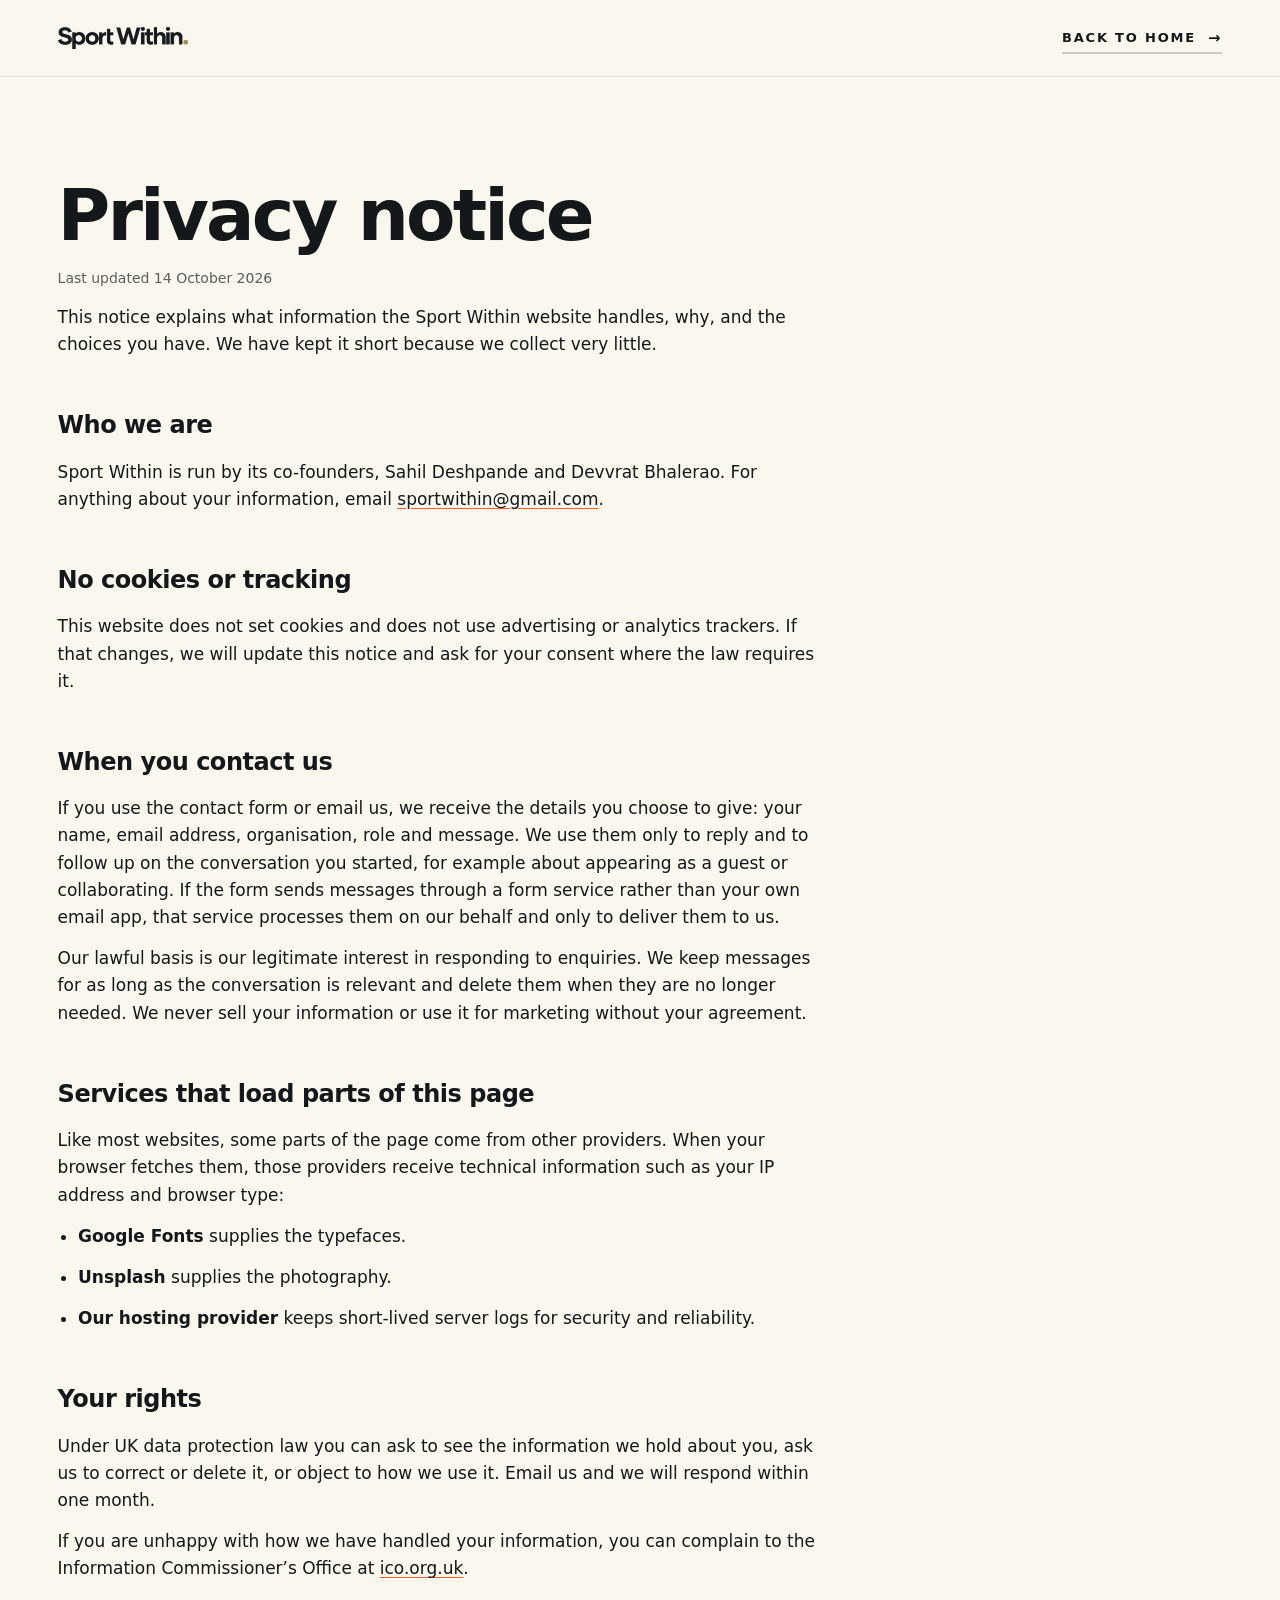
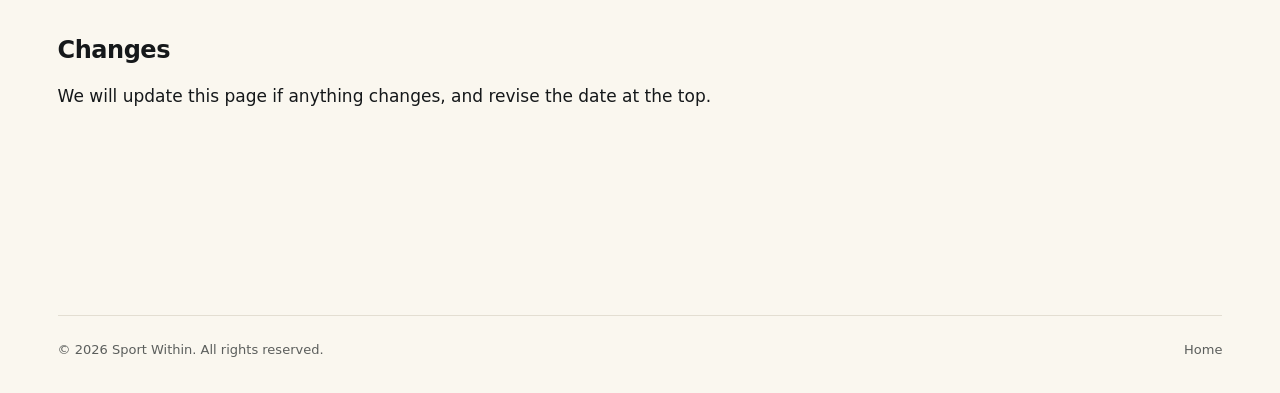
<file: privacy.html>
<!doctype html>
<html lang="en-GB">
<head>
  <meta charset="utf-8">
  <meta name="viewport" content="width=device-width, initial-scale=1">
  <title>Privacy notice | Sport Within</title>
  <meta name="description" content="How Sport Within handles your information.">
  <meta name="theme-color" content="#FAF7EF">
  <meta http-equiv="Content-Security-Policy" content="default-src 'self'; style-src 'self' https://fonts.googleapis.com; font-src 'self' https://fonts.gstatic.com; img-src 'self' data:; base-uri 'self'; object-src 'none'">
  <link rel="canonical" href="https://www.sportwithin.co.uk/privacy">
  <link rel="icon" href="assets/favicon.svg" type="image/svg+xml">
  <link rel="preconnect" href="https://fonts.googleapis.com">
  <link rel="preconnect" href="https://fonts.gstatic.com" crossorigin>
  <link href="https://fonts.googleapis.com/css2?family=Inter+Tight:wght@500;700;800&family=Newsreader:opsz,wght@6..72,400&display=swap" rel="stylesheet">
  <link rel="stylesheet" href="styles.css?v=7">
</head>
<body>
  <header class="page-header">
    <div class="wrap site-header__inner">
      <a href="./" aria-label="Sport Within home"><img src="assets/sport-within-logo.png" alt="Sport Within" width="1034" height="175"></a>
      <a class="cta" href="./">Back to home <span class="cta__arrow" aria-hidden="true">&rarr;</span></a>
    </div>
  </header>

  <main class="wrap legal">
    <div class="legal__inner">
      <h1>Privacy notice</h1>
      <p class="updated">Last updated 14 October 2026</p>

      <p>This notice explains what information the Sport Within website handles, why, and the choices you have. We have kept it short because we collect very little.</p>

      <h2>Who we are</h2>
      <p>Sport Within is run by its co-founders, Sahil Deshpande and Devvrat Bhalerao. For anything about your information, email <a href="mailto:sportwithin@gmail.com">sportwithin@gmail.com</a>.</p>

      <h2>No cookies or tracking</h2>
      <p>This website does not set cookies and does not use advertising or analytics trackers. If that changes, we will update this notice and ask for your consent where the law requires it.</p>

      <h2>When you contact us</h2>
      <p>If you use the contact form or email us, we receive the details you choose to give: your name, email address, organisation, role and message. We use them only to reply and to follow up on the conversation you started, for example about appearing as a guest or collaborating. If the form sends messages through a form service rather than your own email app, that service processes them on our behalf and only to deliver them to us.</p>
      <p>Our lawful basis is our legitimate interest in responding to enquiries. We keep messages for as long as the conversation is relevant and delete them when they are no longer needed. We never sell your information or use it for marketing without your agreement.</p>

      <h2>Services that load parts of this page</h2>
      <p>Like most websites, some parts of the page come from other providers. When your browser fetches them, those providers receive technical information such as your IP address and browser type:</p>
      <ul>
        <li><strong>Google Fonts</strong> supplies the typefaces.</li>
        <li><strong>Unsplash</strong> supplies the photography.</li>
        <li><strong>Our hosting provider</strong> keeps short-lived server logs for security and reliability.</li>
      </ul>

      <h2>Your rights</h2>
      <p>Under UK data protection law you can ask to see the information we hold about you, ask us to correct or delete it, or object to how we use it. Email us and we will respond within one month.</p>
      <p>If you are unhappy with how we have handled your information, you can complain to the Information Commissioner&rsquo;s Office at <a href="https://ico.org.uk" rel="noopener" target="_blank">ico.org.uk</a>.</p>

      <h2>Changes</h2>
      <p>We will update this page if anything changes, and revise the date at the top.</p>
    </div>
  </main>

  <footer class="site-footer">
    <div class="wrap">
      <div class="site-footer__bottom">
        <p>&copy; 2026 Sport Within. All rights reserved.</p>
        <p class="footer-links"><a href="./">Home</a></p>
      </div>
    </div>
  </footer>
</body>
</html>
</file>
<file: styles.css>
/* ==========================================================================
   Sport Within — editorial landing page
   Type:    Inter Tight (display / interface) + Newsreader (editorial serif)
   Palette: Paper · Ink · Pitch green · Signal orange · Brand gold
   ========================================================================== */

:root {
  --paper: #FAF7EF;
  --paper-2: #F2EDE0;
  --ink: #15181A;
  --ink-2: #1C1F21;
  --pitch: #0D3A2D;
  --pitch-2: #124A39;
  --signal: #FF5A1F;         /* lively accent — markers, buttons, large type */
  --signal-text: #C2410C;    /* AA-compliant orange for small text on paper */
  --gold: #B39144;           /* brand gold (logo dot) */
  --grey: #5B5E5C;
  --rule: #E3DED2;
  --rule-strong: #CFC8B8;

  --on-dark: #FAF7EF;
  --on-dark-2: rgba(250, 247, 239, .72);
  --on-dark-rule: rgba(250, 247, 239, .16);

  --sans: "Inter Tight", ui-sans-serif, system-ui, -apple-system, "Segoe UI", sans-serif;
  --serif: "Newsreader", ui-serif, Georgia, "Times New Roman", serif;

  --wrap: 1360px;
  --gutter: clamp(20px, 4.5vw, 64px);
  --gap: clamp(16px, 2vw, 32px);
  --section-y: clamp(96px, 12vw, 176px);
  --header-h: 76px;

  --ease: cubic-bezier(.2, .7, .2, 1);
}

/* ---------- Reset ---------- */
*, *::before, *::after { box-sizing: border-box; }
html { -webkit-text-size-adjust: 100%; scroll-behavior: smooth; scroll-padding-top: var(--header-h); }
body {
  margin: 0;
  background: var(--paper);
  color: var(--ink);
  font-family: var(--sans);
  font-size: 17px;
  line-height: 1.6;
  -webkit-font-smoothing: antialiased;
  -moz-osx-font-smoothing: grayscale;
  text-rendering: optimizeLegibility;
  overflow-x: clip;
}
img { display: block; max-width: 100%; height: auto; }
h1, h2, h3, p, ul, ol, dl, dd, figure { margin: 0; }
ul, ol { padding: 0; list-style: none; }
a { color: inherit; text-decoration: none; }
button { font: inherit; color: inherit; background: none; border: 0; padding: 0; cursor: pointer; }
::selection { background: var(--signal); color: var(--ink); }

:focus-visible { outline: 2px solid var(--signal); outline-offset: 4px; }

.sr-only {
  position: absolute !important; width: 1px; height: 1px; padding: 0; margin: -1px;
  overflow: hidden; clip: rect(0 0 0 0); white-space: nowrap; border: 0;
}
.skip-link {
  position: absolute; left: 16px; top: -100px; z-index: 100;
  background: var(--ink); color: var(--paper); padding: 10px 16px; font-size: 14px; font-weight: 600;
}
.skip-link:focus { top: 16px; }

/* ---------- Layout ---------- */
.wrap { width: 100%; max-width: var(--wrap); margin-inline: auto; padding-inline: var(--gutter); }
.grid { display: grid; grid-template-columns: repeat(12, minmax(0, 1fr)); column-gap: var(--gap); }
.section { padding-block: var(--section-y); position: relative; }
.section + .section:not([class*="section--"]) { border-top: 1px solid var(--rule); }

/* Surfaces */
.section--pitch { background: var(--pitch); color: var(--on-dark); }
.section--ink   { background: var(--ink); color: var(--on-dark); }
.section--paper { background: var(--paper-2); }

/* Running head — the publication's section marker */
.section-label {
  grid-column: 1 / span 3;
  display: flex; align-items: baseline; gap: 14px;
  font-size: 12px; font-weight: 700; letter-spacing: .16em; text-transform: uppercase;
  color: var(--grey);
  padding-top: .9em;
}
.section-label span { color: var(--signal-text); font-variant-numeric: tabular-nums; }
.section--pitch .section-label, .section--ink .section-label, .contact .section-label { color: var(--on-dark-2); }
.section--pitch .section-label span, .section--ink .section-label span, .contact .section-label span { color: var(--signal); }
.section-label--inline { padding-top: 0; margin-bottom: 28px; }

.section-head { grid-column: 4 / span 9; }

.section-title {
  font-family: var(--sans); font-weight: 700;
  font-size: clamp(38px, 5.4vw, 80px); line-height: 1.0; letter-spacing: -0.04em;
  max-width: 16ch; text-wrap: balance;
}
.section-title .muted { color: var(--grey); font-weight: 500; }
.section-title em { font-family: var(--serif); font-style: italic; font-weight: 400; letter-spacing: -0.02em; }
.section--ink .section-title em { color: var(--signal); }

.display-caps {
  font-family: var(--sans); font-weight: 900; text-transform: uppercase;
  font-size: clamp(46px, 8vw, 128px); line-height: .92; letter-spacing: -0.045em;
  text-wrap: balance;
}
.hl { color: var(--signal); }

.signal-rule { display: block; width: 72px; height: 4px; background: var(--signal); margin-bottom: clamp(28px, 3vw, 44px); }

/* Figure captions — small editorial labels */
.fig-caption {
  display: flex; gap: 10px; align-items: baseline;
  margin-top: 12px;
  font-size: 12px; font-weight: 500; letter-spacing: .02em; color: var(--grey);
}
.fig-caption span { font-weight: 700; letter-spacing: .14em; text-transform: uppercase; color: var(--ink); font-size: 11px; }
.section--pitch .fig-caption, .section--ink .fig-caption { color: var(--on-dark-2); }
.section--pitch .fig-caption span, .section--ink .fig-caption span { color: var(--on-dark); }

/* Photography — one consistent grade across the site */
.photo { position: relative; overflow: hidden; background: var(--ink-2); }
.photo img { width: 100%; height: 100%; object-fit: cover; filter: saturate(1.06) contrast(1.04); transition: transform 1.2s var(--ease); }

/* ---------- Buttons & links ---------- */
.btn {
  display: inline-flex; align-items: center; gap: 14px;
  min-height: 52px; padding: 0 24px;
  font-size: 13px; font-weight: 700; letter-spacing: .14em; text-transform: uppercase;
  background: var(--ink); color: var(--paper);
  transition: background-color .3s var(--ease), color .3s var(--ease);
}
.btn__arrow { display: inline-block; font-size: 1.2em; line-height: 1; transition: transform .35s var(--ease); }
.btn:hover .btn__arrow, .btn:focus-visible .btn__arrow { transform: translateX(6px); }
.btn--signal { background: var(--signal); color: var(--ink); }
.btn--signal:hover { background: var(--ink); color: var(--paper); }
.contact .btn--signal:hover, .section--ink .btn--signal:hover { background: var(--paper); color: var(--ink); }
.btn--small { min-height: 40px; padding: 0 18px; font-size: 12px; }
.btn--small:hover { background: var(--signal); color: var(--ink); }
.btn--large { min-height: 60px; padding: 0 30px; font-size: 14px; }

.cta {
  display: inline-flex; align-items: center; gap: 12px;
  font-size: 13px; font-weight: 700; letter-spacing: .14em; text-transform: uppercase;
  min-height: 48px; position: relative; color: inherit;
}
.cta::after {
  content: ""; position: absolute; left: 0; right: 0; bottom: 8px; height: 2px;
  background: currentColor; opacity: .2; transition: opacity .3s var(--ease), background-color .3s var(--ease);
}
.cta__arrow { display: inline-block; transition: transform .35s var(--ease); font-size: 1.15em; line-height: 1; }
.cta:hover::after { opacity: 1; background: var(--signal); }
.cta:hover .cta__arrow { transform: translateX(6px); }
.cta[aria-disabled="true"] { cursor: default; opacity: .7; }
.cta[aria-disabled="true"]:hover::after { opacity: .2; background: currentColor; }
.cta[aria-disabled="true"]:hover .cta__arrow { transform: none; }

/* ==========================================================================
   01 · Header
   ========================================================================== */
.site-header {
  position: sticky; top: 0; z-index: 50;
  border-bottom: 1px solid transparent;
  transition: background-color .35s var(--ease), border-color .35s var(--ease);
}
.site-header.is-scrolled, .site-header.is-open {
  background: rgba(250, 247, 239, .94);
  border-bottom-color: var(--rule);
  backdrop-filter: saturate(140%) blur(8px);
  -webkit-backdrop-filter: saturate(140%) blur(8px);
}
.site-header__inner { height: var(--header-h); display: flex; align-items: center; justify-content: space-between; gap: 24px; }
.site-header__logo img { height: 22px; width: auto; }
.site-header__logo { opacity: 0; transition: opacity .4s var(--ease); }
.site-header.is-scrolled .site-header__logo, .site-header.is-open .site-header__logo, .no-js .site-header__logo { opacity: 1; }

.site-nav { display: flex; align-items: center; gap: clamp(20px, 2.6vw, 40px); }
.site-nav ul { display: flex; gap: clamp(20px, 2.6vw, 36px); }
.site-nav ul a {
  font-size: 14px; font-weight: 500; color: var(--grey);
  padding: 8px 0; position: relative; transition: color .25s var(--ease);
}
.site-nav ul a::after {
  content: ""; position: absolute; left: 0; right: 0; bottom: 2px; height: 2px;
  background: var(--signal); transform: scaleX(0); transform-origin: left; transition: transform .35s var(--ease);
}
.site-nav ul a:hover, .site-nav ul a.is-active { color: var(--ink); }
.site-nav ul a:hover::after, .site-nav ul a.is-active::after { transform: scaleX(1); }

.menu-toggle { display: none; width: 44px; height: 44px; margin-right: -10px; position: relative; }
.menu-toggle__bars, .menu-toggle__bars::before {
  position: absolute; left: 11px; right: 11px; height: 2px; background: var(--ink);
  transition: transform .3s var(--ease), top .3s var(--ease);
}
.menu-toggle__bars { top: 18px; }
.menu-toggle__bars::before { content: ""; left: 0; right: 0; top: 7px; }
.menu-toggle[aria-expanded="true"] .menu-toggle__bars { top: 21px; transform: rotate(45deg); }
.menu-toggle[aria-expanded="true"] .menu-toggle__bars::before { top: 0; transform: rotate(-90deg); }

.mobile-menu { border-top: 1px solid var(--rule); background: var(--paper); min-height: calc(100dvh - var(--header-h)); }
.mobile-menu ul { padding-block: 24px 40px; }
.mobile-menu li { border-bottom: 1px solid var(--rule); }
.mobile-menu a {
  display: flex; justify-content: space-between; align-items: center;
  padding: 20px 0; font-size: 30px; font-weight: 700; letter-spacing: -.035em;
}
.mobile-menu a::after { content: "→"; font-weight: 400; color: var(--signal); font-size: 22px; }

/* ==========================================================================
   02 · Hero
   ========================================================================== */
.hero { padding-top: clamp(8px, 2vw, 24px); }
.hero__grid {
  display: grid; grid-template-columns: repeat(12, minmax(0, 1fr)); column-gap: var(--gap);
  align-items: end;
  min-height: min(calc(100svh - var(--header-h) - 76px), 900px);
  padding-bottom: clamp(40px, 5vw, 64px);
}
.hero__copy { grid-column: 1 / span 7; padding-bottom: clamp(8px, 2vw, 24px); container-type: inline-size; }

.eyebrow {
  display: inline-flex; align-items: center; gap: 12px;
  font-size: 12px; font-weight: 700; letter-spacing: .16em; text-transform: uppercase; color: var(--grey);
}
.eyebrow__rule { width: 28px; height: 3px; background: var(--signal); flex: none; }

.hero__title { margin-top: clamp(40px, 7vh, 88px); font-weight: inherit; }
.hero__logo { display: block; }
.hero__logo img { width: clamp(240px, 38vw, 600px); height: auto; }
.hero__tagline {
  display: block; margin-top: clamp(28px, 3.6vw, 52px);
  font-family: var(--sans); font-weight: 800;
  /* Sized from the column's width (cqi), not the window's, so each line
     ("Beyond the game." / "Inside the industry.", ~8em wide) always fits on one line. */
  font-size: clamp(36px, 6.2vw, 100px);       /* fallback for older browsers */
  font-size: clamp(36px, 12cqi, 100px);
  line-height: 1; letter-spacing: -0.045em;
  text-wrap: balance;
}
.hero__tagline em {
  display: block;
  margin-top: .08em;                 /* clears the descenders of the line above (g, y) */
  line-height: 1.08;
  font-family: var(--serif); font-style: italic; font-weight: 400; letter-spacing: -0.02em; font-size: 1.04em;
  color: var(--pitch-2);
}
.hero__lede {
  margin-top: clamp(24px, 3vw, 40px);
  font-family: var(--serif); font-size: clamp(21px, 1.8vw, 26px); line-height: 1.35; max-width: 28ch;
}
.hero__ctas { margin-top: clamp(28px, 3vw, 44px); display: flex; flex-wrap: wrap; align-items: center; gap: 12px 36px; }

.hero__media { grid-column: 8 / -1; position: relative; align-self: stretch; display: flex; flex-direction: column; }
.hero__media img {
  flex: 1; width: 100%; min-height: 0; height: 100%; max-height: 820px; aspect-ratio: 4 / 5;
  object-fit: cover; object-position: 40% 50%;
  filter: saturate(1.08) contrast(1.05);
}

/* Ticker */
.ticker { background: var(--ink); color: var(--paper); overflow: hidden; }
.ticker__track { display: flex; width: max-content; animation: ticker 48s linear infinite; }
.ticker:hover .ticker__track { animation-play-state: paused; }
.ticker__list { display: flex; flex: none; }
.ticker__list li {
  display: inline-flex; align-items: center; white-space: nowrap;
  padding-block: 22px;
  font-size: clamp(18px, 1.8vw, 26px); font-weight: 800; letter-spacing: -0.02em; text-transform: uppercase;
}
.ticker__list li::after {
  content: ""; width: 10px; height: 10px; border-radius: 50%; background: var(--signal);
  margin-inline: clamp(24px, 2.6vw, 40px);
}
.ticker__list li:nth-child(even) { font-family: var(--serif); font-style: italic; font-weight: 400; text-transform: none; letter-spacing: -0.01em; color: rgba(250,247,239,.78); }
@keyframes ticker { to { transform: translateX(-50%); } }

/* Page-load motion: hero only */
.js [data-load] { opacity: 0; transform: translateY(14px); transition: opacity .9s var(--ease), transform .9s var(--ease); }
.js.is-loaded [data-load] { opacity: 1; transform: none; }
.js.is-loaded .hero__logo { transition-delay: .06s; }
.js.is-loaded .hero__tagline { transition-delay: .14s; }
.js.is-loaded .hero__lede { transition-delay: .24s; }
.js.is-loaded .hero__ctas { transition-delay: .32s; }
.js.is-loaded .hero__media { transition-delay: .1s; }

/* ==========================================================================
   02b · Orbit — scroll-driven: the podcast at the centre, sport around it
   ========================================================================== */
.orbit {
  position: relative;
  height: 380vh;                 /* scroll distance that drives the animation */
  background: var(--pitch);
  color: var(--on-dark);
}
.orbit__sticky {
  position: sticky; top: 0; height: 100vh; height: 100svh; overflow: hidden;
  display: flex; align-items: center;
  background:
    radial-gradient(60% 70% at 68% 50%, rgba(18, 74, 57, .95) 0%, rgba(13, 58, 45, 0) 70%),
    var(--pitch);
}
.orbit__grid {
  display: grid; grid-template-columns: repeat(12, minmax(0, 1fr)); column-gap: var(--gap);
  align-items: center; width: 100%;
  padding-top: var(--header-h);
}
.orbit__copy { grid-column: 1 / span 5; position: relative; z-index: 1; }
.orbit .section-label { color: var(--on-dark-2); }
.orbit .section-label span { color: var(--signal); }

.orbit__steps { display: flex; gap: 8px; margin-bottom: clamp(28px, 4vh, 44px); }
.orbit__steps li { width: 36px; height: 3px; background: rgba(250,247,239,.18); position: relative; overflow: hidden; }
.orbit__steps li::after {
  content: ""; position: absolute; inset: 0; background: var(--signal);
  transform: scaleX(var(--fill, 0)); transform-origin: left;
}

.orbit__captions { display: grid; }
.orbit__caption {
  grid-area: 1 / 1;
  opacity: 0; transform: translateY(18px);
  transition: opacity .6s var(--ease), transform .6s var(--ease);
  pointer-events: none;
}
.orbit__caption.is-active { opacity: 1; transform: none; pointer-events: auto; }
.orbit__title {
  font-weight: 800; font-size: clamp(38px, 4.8vw, 76px); line-height: .98; letter-spacing: -0.045em;
  max-width: 11ch; text-wrap: balance;
}
.orbit__title em { font-family: var(--serif); font-style: italic; font-weight: 400; letter-spacing: -0.02em; color: var(--signal); }
.orbit__caption p {
  margin-top: clamp(18px, 2.4vh, 28px); max-width: 34ch;
  font-family: var(--serif); font-size: clamp(19px, 1.6vw, 23px); line-height: 1.4; color: var(--on-dark-2);
}

.orbit__stage { grid-column: 6 / -1; display: grid; place-items: center; }
.orbit__svg { width: min(100%, 78vh, 760px); height: auto; overflow: visible; }

/* SVG parts */
.orbit__ring { fill: none; stroke: rgba(250,247,239,.16); stroke-width: 1.2; }
.orbit__progress { fill: none; stroke: var(--signal); stroke-width: 3; stroke-linecap: round; }
.orbit__ball circle.body, .orbit__ball ellipse.body { fill: #144634; }
.orbit__ball * { stroke: #9FC2B2; stroke-width: 2; fill: none; stroke-linecap: round; stroke-linejoin: round; }
.orbit__ball .dotfill { fill: #9FC2B2; stroke: none; }
.orbit__mic * { fill: none; stroke: var(--gold); stroke-width: 3.2; stroke-linecap: round; stroke-linejoin: round; }
.orbit__mic .grille { stroke-width: 2.2; }
.orbit__wave { fill: none; stroke: var(--signal); stroke-width: 3; stroke-linecap: round; }
.orbit__pulse { fill: none; stroke: var(--signal); stroke-width: 1.5; transform-box: fill-box; transform-origin: center; animation: orbit-pulse 3.2s var(--ease) infinite; }
.orbit__pulse:nth-of-type(2) { animation-delay: 1.6s; }
@keyframes orbit-pulse { 0% { transform: scale(.6); opacity: .55; } 100% { transform: scale(1.9); opacity: 0; } }
.orbit__label { font-family: var(--sans); font-size: 15px; font-weight: 700; letter-spacing: .16em; text-transform: uppercase; fill: rgba(250,247,239,.78); }
.orbit__label-dot { fill: var(--signal); }

.orbit__hint {
  position: absolute; left: 50%; bottom: 24px; transform: translateX(-50%);
  font-size: 11px; font-weight: 700; letter-spacing: .18em; text-transform: uppercase; color: rgba(250,247,239,.5);
  transition: opacity .4s var(--ease);
}
.orbit__hint span { display: inline-block; margin-left: 6px; animation: hint 1.8s var(--ease) infinite; }
@keyframes hint { 50% { transform: translateY(4px); } }
.orbit.is-started .orbit__hint { opacity: 0; }

.no-js .orbit { height: auto; }
.no-js .orbit__sticky { position: relative; height: auto; padding-block: var(--section-y); }

@media (max-width: 860px) {
  .orbit { height: 320vh; }
  .orbit__grid { grid-template-rows: auto auto; row-gap: 20px; align-content: center; }
  .orbit__copy, .orbit__stage { grid-column: 1 / -1; }
  .orbit__copy { order: 2; }
  .orbit__stage { order: 1; }
  .orbit__svg { width: min(100%, 46vh); }
  .orbit__captions { min-height: 9.5em; }
  .orbit__title { font-size: clamp(32px, 9vw, 44px); }
  .orbit__caption p { font-size: 17px; }
  .orbit__steps { margin-bottom: 18px; }
  .orbit .section-label { margin-bottom: 14px; }
  .orbit__hint { display: none; }
}

/* ==========================================================================
   03 · Editorial philosophy (pitch green)
   ========================================================================== */
.philosophy__content { grid-column: 4 / span 9; }
.philosophy .display-caps { max-width: 14ch; }
.band-figure { margin-top: clamp(64px, 8vw, 120px); }
.band-figure .photo { aspect-ratio: 21 / 9; }

/* ==========================================================================
   04 · The Questions
   ========================================================================== */
.question-list { margin-top: clamp(56px, 7vw, 104px); border-top: 2px solid var(--ink); }
.question { border-bottom: 1px solid var(--rule); position: relative; }
.question__inner {
  display: grid; grid-template-columns: repeat(12, minmax(0, 1fr)); column-gap: var(--gap);
  align-items: center; padding-block: clamp(28px, 3.4vw, 48px); position: relative;
}
.question__tag {
  grid-column: 1 / span 3; display: inline-flex; align-items: center;
  font-size: 12px; font-weight: 700; letter-spacing: .14em; text-transform: uppercase; color: var(--grey);
  transition: color .3s var(--ease);
}
.question__tag::before {
  content: ""; width: 0; height: 3px; background: var(--signal); margin-right: 0;
  transition: width .4s var(--ease), margin-right .4s var(--ease);
}
.question__text {
  grid-column: 4 / span 6;
  font-family: var(--serif); font-weight: 400;
  font-size: clamp(30px, 4.1vw, 62px); line-height: 1.06; letter-spacing: -0.022em; text-wrap: balance;
  transition: transform .45s var(--ease), color .3s var(--ease);
}
.question__thumb {
  grid-column: 10 / span 3; justify-self: end;
  width: min(100%, 220px); aspect-ratio: 4 / 3;
  pointer-events: none;
}
.question__thumb img { filter: grayscale(1) contrast(1.05); opacity: .55; transition: filter .5s var(--ease), opacity .5s var(--ease), transform 1.2s var(--ease); }
.question__link { grid-column: 4 / span 6; margin-top: 10px; color: var(--signal-text); }
.question:hover .question__tag { color: var(--ink); }
.question:hover .question__tag::before { width: 28px; margin-right: 12px; }
.question:hover .question__text { transform: translateX(8px); }
.question:hover .question__thumb img { filter: saturate(1.08) contrast(1.04); opacity: 1; transform: scale(1.06); }

/* ==========================================================================
   05 · Conversations (ink)
   ========================================================================== */
.episode {
  margin-top: clamp(56px, 7vw, 104px);
  display: grid; grid-template-columns: repeat(12, minmax(0, 1fr)); column-gap: var(--gap); row-gap: 40px;
  align-items: stretch;
}
.episode__cover {
  grid-column: 1 / span 7; min-width: 0;
  position: relative; min-height: clamp(380px, 40vw, 600px);
  color: var(--paper); overflow: hidden;
  display: flex; flex-direction: column; justify-content: space-between;
  padding: clamp(22px, 2.6vw, 40px);
}
.episode__cover > .photo { position: absolute; inset: 0; }
.episode__cover > .photo::after {
  content: ""; position: absolute; inset: 0;
  background: linear-gradient(180deg, rgba(21,24,26,.55) 0%, rgba(21,24,26,.1) 40%, rgba(21,24,26,.85) 100%);
}
.episode__cover:hover > .photo img { transform: scale(1.03); }
.episode__cover > *:not(.photo) { position: relative; z-index: 1; }
.episode__cover-top {
  display: flex; justify-content: space-between; align-items: center;
  font-size: 11px; font-weight: 700; letter-spacing: .16em; text-transform: uppercase;
}
.episode__badge { background: var(--signal); color: var(--ink); padding: 6px 10px; }
.episode__cover-num {
  font-weight: 900; font-size: clamp(110px, 13vw, 210px); line-height: .78; letter-spacing: -0.06em;
  display: flex; align-items: flex-end;
}
.episode__cover-num .dot { width: .14em; height: .14em; border-radius: 50%; background: var(--signal); margin-left: .04em; margin-bottom: .02em; }
.episode__cover-foot {
  display: flex; justify-content: space-between; align-items: flex-end; gap: 16px;
  border-top: 1px solid rgba(250,247,239,.28); padding-top: 16px; font-size: 13px; color: rgba(250,247,239,.85);
}
.episode__cover-foot strong { color: var(--paper); font-weight: 700; display: block; font-size: 16px; }

.episode__body { grid-column: 9 / span 4; display: flex; flex-direction: column; }
.episode__label {
  display: inline-flex; align-items: center; gap: 10px;
  font-size: 12px; font-weight: 700; letter-spacing: .14em; text-transform: uppercase; color: var(--signal);
}
.episode__title {
  margin-top: 22px; font-family: var(--serif); font-weight: 400;
  font-size: clamp(30px, 3vw, 44px); line-height: 1.1; letter-spacing: -0.02em; text-wrap: balance;
}
.episode__desc { margin-top: 22px; color: var(--on-dark-2); font-size: 17px; line-height: 1.65; }
.episode__guest { margin-top: auto; padding-top: 32px; }
.episode__guest-inner { border-top: 1px solid var(--on-dark-rule); padding-top: 18px; display: flex; flex-direction: column; gap: 2px; }
.episode__guest-kicker { font-size: 11px; font-weight: 700; letter-spacing: .16em; text-transform: uppercase; color: var(--on-dark-2); margin-bottom: 6px; }
.episode__guest-name { font-size: 22px; font-weight: 700; letter-spacing: -.02em; }
.episode__guest-role { font-size: 15px; color: var(--on-dark-2); }
.episode__ctas { margin-top: 24px; display: flex; flex-wrap: wrap; gap: 8px 36px; }

/* ==========================================================================
   06 · Inside the Industry
   ========================================================================== */
.sector-list { margin-top: clamp(56px, 7vw, 104px); border-top: 2px solid var(--ink); }
.sector { border-bottom: 1px solid var(--rule); position: relative; isolation: isolate; }
.sector__bg { position: absolute; inset: -1px clamp(-32px, -2vw, -16px); z-index: -1; opacity: 0; transition: opacity .5s var(--ease); }
.sector__bg::after { content: ""; position: absolute; inset: 0; background: linear-gradient(90deg, rgba(13,58,45,.94) 0%, rgba(13,58,45,.78) 55%, rgba(13,58,45,.35) 100%); }
.sector__bg img { transform: scale(1.06); transition: transform 1.4s var(--ease); }
.sector__inner {
  display: grid; grid-template-columns: repeat(12, minmax(0, 1fr)); column-gap: var(--gap);
  align-items: center; padding: clamp(22px, 2.8vw, 38px) 0; position: relative;
  transition: color .35s var(--ease);
}
.sector__num { grid-column: 1 / span 3; font-size: 15px; font-weight: 800; color: var(--signal-text); font-variant-numeric: tabular-nums; transition: color .35s var(--ease), transform .45s var(--ease); }
.sector__name {
  grid-column: 4 / span 5; font-weight: 900; text-transform: uppercase;
  font-size: clamp(34px, 5vw, 78px); line-height: 1; letter-spacing: -0.04em;
  transition: transform .45s var(--ease);
}
.sector__desc {
  grid-column: 9 / span 4; display: flex; flex-wrap: wrap; justify-content: flex-end; gap: 4px 0;
  font-size: 14px; color: var(--grey); font-weight: 500; transition: color .35s var(--ease);
}
.sector__desc li { display: inline-flex; align-items: center; }
.sector__desc li + li::before { content: ""; width: 4px; height: 4px; border-radius: 50%; background: var(--signal); margin-inline: 10px; }

@media (hover: hover) and (min-width: 861px) {
  .sector:hover .sector__bg { opacity: 1; }
  .sector:hover .sector__bg img { transform: scale(1); }
  .sector:hover .sector__inner { color: var(--paper); }
  .sector:hover .sector__num { color: var(--signal); transform: translateX(20px); }
  .sector:hover .sector__name { transform: translateX(8px); }
  .sector:hover .sector__desc { color: rgba(250,247,239,.85); }
}

/* ==========================================================================
   07 · About — founder's note
   ========================================================================== */
.about .section-title em { font-family: var(--serif); font-style: italic; font-weight: 400; letter-spacing: -0.02em; color: var(--signal); }
.about__lede {
  margin-top: clamp(24px, 3vw, 36px); max-width: 44ch;
  font-family: var(--serif); font-size: clamp(20px, 1.8vw, 26px); line-height: 1.45; color: var(--ink);
}

.founders {
  margin-top: clamp(56px, 7vw, 96px);
  display: grid; grid-template-columns: 1fr 1fr; gap: clamp(32px, 4vw, 64px);
  border-top: 2px solid var(--ink);
  padding-top: clamp(40px, 5vw, 64px);
}
.founder { display: grid; grid-template-columns: auto 1fr; gap: clamp(20px, 2.4vw, 32px); align-items: start; }
.founder__photo {
  display: block; position: relative;
  width: clamp(120px, 12vw, 168px); aspect-ratio: 1;
  border-radius: 50%;
  padding: 5px;                                   /* gap between the ring and the photo */
  background: var(--paper-2);
  box-shadow: 0 0 0 2px var(--signal);
}
.founder__photo img { width: 100%; height: 100%; border-radius: 50%; object-fit: cover; object-position: 50% 30%; filter: saturate(1.04); }
.founder__role { font-size: 11px; font-weight: 800; letter-spacing: .18em; text-transform: uppercase; color: var(--signal-text); }
.founder__name { margin-top: 6px; font-size: clamp(24px, 2.2vw, 32px); font-weight: 800; letter-spacing: -0.03em; line-height: 1.1; }
.founder__bio { margin-top: 14px; font-size: 16px; line-height: 1.65; color: var(--grey); max-width: 52ch; }

.bridge {
  margin-top: clamp(56px, 7vw, 96px);
  display: flex; align-items: center; gap: 16px;
  font-size: 12px; font-weight: 700; letter-spacing: .14em; text-transform: uppercase; color: var(--grey);
}
.bridge__line { flex: 1; min-width: 24px; border-top: 1.5px dashed var(--rule-strong); }
.bridge__hub { background: var(--pitch); color: var(--paper); padding: 12px 20px; border-radius: 999px; white-space: nowrap; }
.bridge__hub::before { content: ""; display: inline-block; width: 7px; height: 7px; border-radius: 50%; background: var(--signal); margin-right: 10px; vertical-align: 1px; }

/* ==========================================================================
   08 · More Than a Podcast — progression (pitch green + aerial duotone)
   ========================================================================== */
.vision { overflow: hidden; isolation: isolate; }
.vision > .bg-photo { position: absolute; inset: 0; z-index: -1; }
.vision > .bg-photo img { filter: grayscale(1) contrast(1.1); mix-blend-mode: luminosity; opacity: .22; }
.vision .section-head { display: grid; gap: clamp(28px, 3vw, 40px); }
.vision__lede { font-family: var(--serif); font-size: clamp(21px, 2vw, 28px); line-height: 1.4; max-width: 34ch; color: var(--on-dark-2); }

.roadmap { margin-top: clamp(64px, 8vw, 112px); display: grid; grid-template-columns: repeat(6, minmax(0, 1fr)); position: relative; }
.roadmap::before { content: ""; position: absolute; left: 0; right: 0; top: 6px; border-top: 1.5px dashed rgba(250,247,239,.3); }
.stage { position: relative; padding-right: 16px; }
.stage__marker { position: relative; z-index: 1; display: block; width: 13px; height: 13px; border-radius: 50%; background: var(--pitch); border: 1.5px solid rgba(250,247,239,.45); }
.stage__when { display: block; margin-top: 24px; font-size: 11px; font-weight: 700; letter-spacing: .16em; text-transform: uppercase; color: rgba(250,247,239,.55); }
.stage__name { display: block; margin-top: 8px; font-size: clamp(17px, 1.6vw, 23px); font-weight: 700; letter-spacing: -.02em; line-height: 1.15; color: rgba(250,247,239,.7); }
.stage--now .stage__marker { background: var(--signal); border-color: var(--signal); box-shadow: 0 0 0 7px rgba(255,90,31,.22); }
.stage--now .stage__when { color: var(--signal); }
.stage--now .stage__name { color: var(--paper); }
.stage--now::after { content: ""; position: absolute; left: 0; right: 0; top: 5.5px; height: 2px; background: var(--signal); }

.vision__note {
  margin-top: clamp(56px, 6vw, 88px); padding-top: 24px; border-top: 1px solid var(--on-dark-rule);
  display: flex; align-items: center; gap: 12px;
  font-family: var(--serif); font-style: italic; font-size: 20px; color: var(--on-dark-2);
}
.vision__note .dot { width: 8px; height: 8px; border-radius: 50%; background: var(--signal); flex: none; }

/* ==========================================================================
   09 · Contact (photo + ink)
   ========================================================================== */
.contact {
  position: relative; overflow: hidden; isolation: isolate;
  background: var(--ink); color: var(--on-dark);
  padding-block: clamp(120px, 16vw, 224px);
}
.contact > .bg-photo { position: absolute; inset: 0; z-index: -1; }
.contact > .bg-photo::after { content: ""; position: absolute; inset: 0; background: linear-gradient(90deg, rgba(21,24,26,.92) 0%, rgba(21,24,26,.7) 60%, rgba(21,24,26,.45) 100%); }
.contact__content { grid-column: 4 / span 9; }
.contact__title { font-weight: 800; font-size: clamp(46px, 7vw, 112px); line-height: .96; letter-spacing: -0.045em; max-width: 12ch; }
.contact__title em { display: block; margin-top: .08em; line-height: 1.04; font-family: var(--serif); font-style: italic; font-weight: 400; letter-spacing: -0.02em; color: var(--signal); }
.contact__copy { margin-top: clamp(28px, 3vw, 44px); max-width: 40ch; font-size: clamp(17px, 1.4vw, 20px); line-height: 1.55; color: var(--on-dark-2); }
.contact .btn { margin-top: clamp(32px, 3.6vw, 48px); }

/* Background photo helper (shared) */
.bg-photo img { width: 100%; height: 100%; object-fit: cover; }

/* ==========================================================================
   10 · Footer
   ========================================================================== */
.site-footer { padding-block: clamp(64px, 8vw, 104px) 32px; }
.site-footer__top { display: flex; justify-content: space-between; align-items: flex-end; flex-wrap: wrap; gap: 40px; padding-bottom: clamp(48px, 6vw, 80px); }
.site-footer__brand img { width: clamp(200px, 26vw, 340px); }
.site-footer__brand p { margin-top: 18px; font-family: var(--serif); font-style: italic; font-size: 20px; color: var(--grey); }
.social-links { display: flex; flex-wrap: wrap; gap: 10px 32px; }
.social-links a, .social-links span { font-size: 13px; font-weight: 700; letter-spacing: .12em; text-transform: uppercase; display: inline-flex; align-items: center; gap: 8px; padding-block: 8px; }
.social-links a { position: relative; }
.social-links a::after { content: ""; position: absolute; left: 0; right: 0; bottom: 4px; height: 2px; background: var(--signal); transform: scaleX(0); transform-origin: left; transition: transform .35s var(--ease); }
.social-links a:hover::after { transform: scaleX(1); }
.social-links span { color: var(--grey); }
.social-links small { font-size: 10px; letter-spacing: .12em; color: var(--signal-text); font-weight: 700; }
.site-footer__bottom { display: flex; justify-content: space-between; gap: 12px 24px; flex-wrap: wrap; border-top: 1px solid var(--rule); padding-top: 24px; font-size: 13px; color: var(--grey); }
.credits { flex: 1 1 360px; max-width: 70ch; font-size: 12px; line-height: 1.5; }
.credits a { text-decoration: underline; text-decoration-color: var(--rule-strong); text-underline-offset: 2px; }
.credits a:hover { color: var(--ink); text-decoration-color: var(--signal); }
.back-to-top:hover { color: var(--ink); }
.footer-links { display: flex; gap: 24px; }
.footer-links a:hover { color: var(--ink); }
.noscript { margin: 0; padding: 12px var(--gutter); background: var(--ink); color: var(--paper); font-size: 14px; text-align: center; }
.noscript a { text-decoration: underline; }

/* ==========================================================================
   Simple pages — privacy notice and 404
   ========================================================================== */
.page-header { border-bottom: 1px solid var(--rule); }
.page-header .site-header__inner { height: var(--header-h); }
.page-header img { height: 22px; width: auto; }
.legal { padding-block: clamp(56px, 8vw, 112px); }
.legal__inner { max-width: 72ch; }
.legal h1 { font-weight: 800; font-size: clamp(40px, 6vw, 72px); line-height: 1; letter-spacing: -0.04em; }
.legal .updated { margin-top: 16px; font-size: 14px; color: var(--grey); }
.legal h2 { margin-top: 48px; font-size: 24px; font-weight: 800; letter-spacing: -0.02em; }
.legal p, .legal li { margin-top: 14px; color: var(--ink); }
.legal ul { list-style: disc; padding-left: 1.2em; }
.legal a { text-decoration: underline; text-decoration-color: var(--signal); text-underline-offset: 3px; }
.not-found { min-height: calc(100vh - var(--header-h)); display: grid; align-content: center; padding-block: 64px; }
.not-found__code { font-weight: 900; font-size: clamp(120px, 22vw, 280px); line-height: .8; letter-spacing: -0.06em; }
.not-found__code span { color: var(--signal); }
.not-found h1 { margin-top: 24px; font-family: var(--serif); font-weight: 400; font-size: clamp(28px, 3.4vw, 44px); line-height: 1.15; }
.not-found p { margin-top: 12px; color: var(--grey); max-width: 44ch; }
.not-found .btn { margin-top: 32px; }

/* ==========================================================================
   Contact dialog
   ========================================================================== */
.contact-dialog {
  width: min(720px, calc(100vw - 32px)); max-height: calc(100dvh - 32px);
  padding: 0; border: 0; border-top: 6px solid var(--signal);
  background: var(--paper); color: var(--ink);
  box-shadow: 0 40px 120px -20px rgba(21, 24, 26, .45);
}
.contact-dialog::backdrop { background: rgba(13, 58, 45, .72); }
.contact-dialog[open] { animation: dialog-in .45s var(--ease); }
.contact-dialog[open]::backdrop { animation: fade-in .35s var(--ease); }
@keyframes dialog-in { from { opacity: 0; transform: translateY(16px); } to { opacity: 1; transform: none; } }
@keyframes fade-in { from { opacity: 0; } to { opacity: 1; } }

.contact-dialog__inner { padding: clamp(28px, 5vw, 56px); }
.contact-dialog__head { display: flex; justify-content: space-between; align-items: center; }
.contact-dialog__head .section-label { margin: 0; }
.dialog-close { width: 44px; height: 44px; margin-right: -12px; font-size: 30px; font-weight: 300; line-height: 1; color: var(--grey); transition: color .2s, transform .3s var(--ease); }
.dialog-close:hover { color: var(--signal); transform: rotate(90deg); }
.contact-dialog__title { margin-top: 20px; font-weight: 800; font-size: clamp(32px, 4.4vw, 50px); line-height: 1.02; letter-spacing: -0.04em; }
.contact-dialog__intro { margin-top: 14px; color: var(--grey); max-width: 46ch; }

.contact-form { margin-top: clamp(28px, 4vw, 40px); display: grid; gap: 24px; }
.field-row { display: grid; grid-template-columns: 1fr 1fr; gap: 24px; }
.field { display: grid; gap: 6px; }
.field label { font-size: 11px; font-weight: 700; letter-spacing: .16em; text-transform: uppercase; color: var(--grey); }
.field input, .field textarea {
  font: inherit; font-size: 17px; color: var(--ink); background: transparent;
  border: 0; border-bottom: 1.5px solid var(--rule-strong); border-radius: 0; padding: 10px 0;
  transition: border-color .25s var(--ease);
}
.field textarea { resize: vertical; min-height: 120px; line-height: 1.5; }
.field input:focus-visible, .field textarea:focus-visible { outline: none; }
.field input:focus, .field textarea:focus { outline: none; border-bottom-color: var(--signal); }
.field.has-error input, .field.has-error textarea { border-bottom-color: #B42318; }
.hp-field { position: absolute !important; left: -10000px; width: 1px; height: 1px; overflow: hidden; }
.contact-form__foot { display: flex; justify-content: space-between; align-items: center; gap: 16px; flex-wrap: wrap; }
.form-status { font-size: 14px; color: var(--grey); }
.form-status.is-error { color: #B42318; }
.form-status.is-success { color: var(--pitch-2); font-weight: 600; }

/* ==========================================================================
   Responsive
   ========================================================================== */
@media (max-width: 1080px) {
  .question__text { grid-column: 4 / span 9; }
  .question__thumb { display: none; }
  .sector__name { grid-column: 4 / span 6; }
  .sector__desc { grid-column: 10 / span 3; }
  .episode__body { grid-column: 8 / span 5; }
}

@media (max-width: 860px) {
  :root { --header-h: 64px; }
  .site-nav { display: none; }
  .menu-toggle { display: block; }
  .site-header__logo img { height: 19px; }

  .section-label, .section-head, .philosophy__content, .contact__content { grid-column: 1 / -1; }
  .section-label { padding-top: 0; margin-bottom: 28px; }

  .hero__grid { min-height: 0; row-gap: 48px; }
  .hero__copy, .hero__media { grid-column: 1 / -1; }
  .hero__title { margin-top: 48px; }
  .hero__media img { aspect-ratio: 4 / 3; max-height: none; }
  .ticker__list li { padding-block: 16px; }

  .band-figure .photo { aspect-ratio: 4 / 3; }

  .question__inner { grid-template-columns: 1fr; row-gap: 14px; }
  .question__tag, .question__text, .question__link { grid-column: 1; }

  .episode { grid-template-columns: 1fr; }
  .episode__cover, .episode__body { grid-column: 1; }
  .episode__cover { min-height: 420px; }
  .episode__guest { margin-top: 0; }

  .sector__inner { grid-template-columns: auto 1fr; row-gap: 10px; column-gap: 20px; align-items: baseline; }
  .sector__num { grid-column: 1; grid-row: 1 / span 2; font-size: 13px; }
  .sector__name { grid-column: 2; }
  .sector__desc { grid-column: 2; justify-content: flex-start; }

  .founders { grid-template-columns: 1fr; }
  .founder { grid-template-columns: 1fr; }
  .founder__photo { width: 132px; }
  .bridge { flex-direction: column; align-items: flex-start; gap: 10px; }
  .bridge__line { flex: none; height: 24px; min-width: 0; border-top: 0; border-left: 1.5px dashed var(--rule-strong); margin-left: 20px; }

  .roadmap { grid-template-columns: 1fr; }
  .roadmap::before { left: 6px; right: auto; top: 6px; bottom: 6px; border-top: 0; border-left: 1.5px dashed rgba(250,247,239,.3); }
  .stage { display: grid; grid-template-columns: 13px 1fr; column-gap: 24px; padding: 0 0 32px; align-items: start; }
  .stage:last-child { padding-bottom: 0; }
  .stage__marker { grid-row: 1 / span 2; margin-top: 4px; }
  .stage__when { margin-top: 0; }
  .stage__name { margin-top: 4px; font-size: 22px; }
  .stage--now::after { display: none; }

  .field-row { grid-template-columns: 1fr; }
  .site-footer__top { flex-direction: column; align-items: flex-start; }
}

@media (max-width: 480px) {
  .hero__tagline { letter-spacing: -0.035em; line-height: 1.04; }
  .hero__tagline em { margin-top: .12em; }
  .contact__title { line-height: 1.02; letter-spacing: -0.035em; }
  .orbit__title, .section-title { line-height: 1.06; }
  .hero__ctas .btn { width: 100%; justify-content: space-between; }
  .contact .btn { width: 100%; justify-content: space-between; }
  .contact-dialog { width: 100vw; max-width: 100vw; max-height: 100dvh; height: 100dvh; margin: 0; }
}

@media (prefers-reduced-motion: reduce) {
  html { scroll-behavior: auto; }
  *, *::before, *::after { transition-duration: .01ms !important; animation-duration: .01ms !important; animation-iteration-count: 1 !important; transition-delay: 0s !important; }
  .ticker__track { animation: none; flex-wrap: wrap; width: auto; }
  .ticker__list[aria-hidden="true"] { display: none; }
  .orbit { height: auto; }
  .orbit__sticky { position: relative; height: auto; padding-block: var(--section-y); }
  .orbit__pulse { display: none; }
  .orbit__caption { grid-area: auto; opacity: 1; transform: none; margin-bottom: 28px; }
  .orbit__steps, .orbit__hint { display: none; }
  .js [data-load] { opacity: 1; transform: none; }
}

@media print {
  .site-header, .contact-dialog, .menu-toggle, .ticker { display: none !important; }
}
</file>
